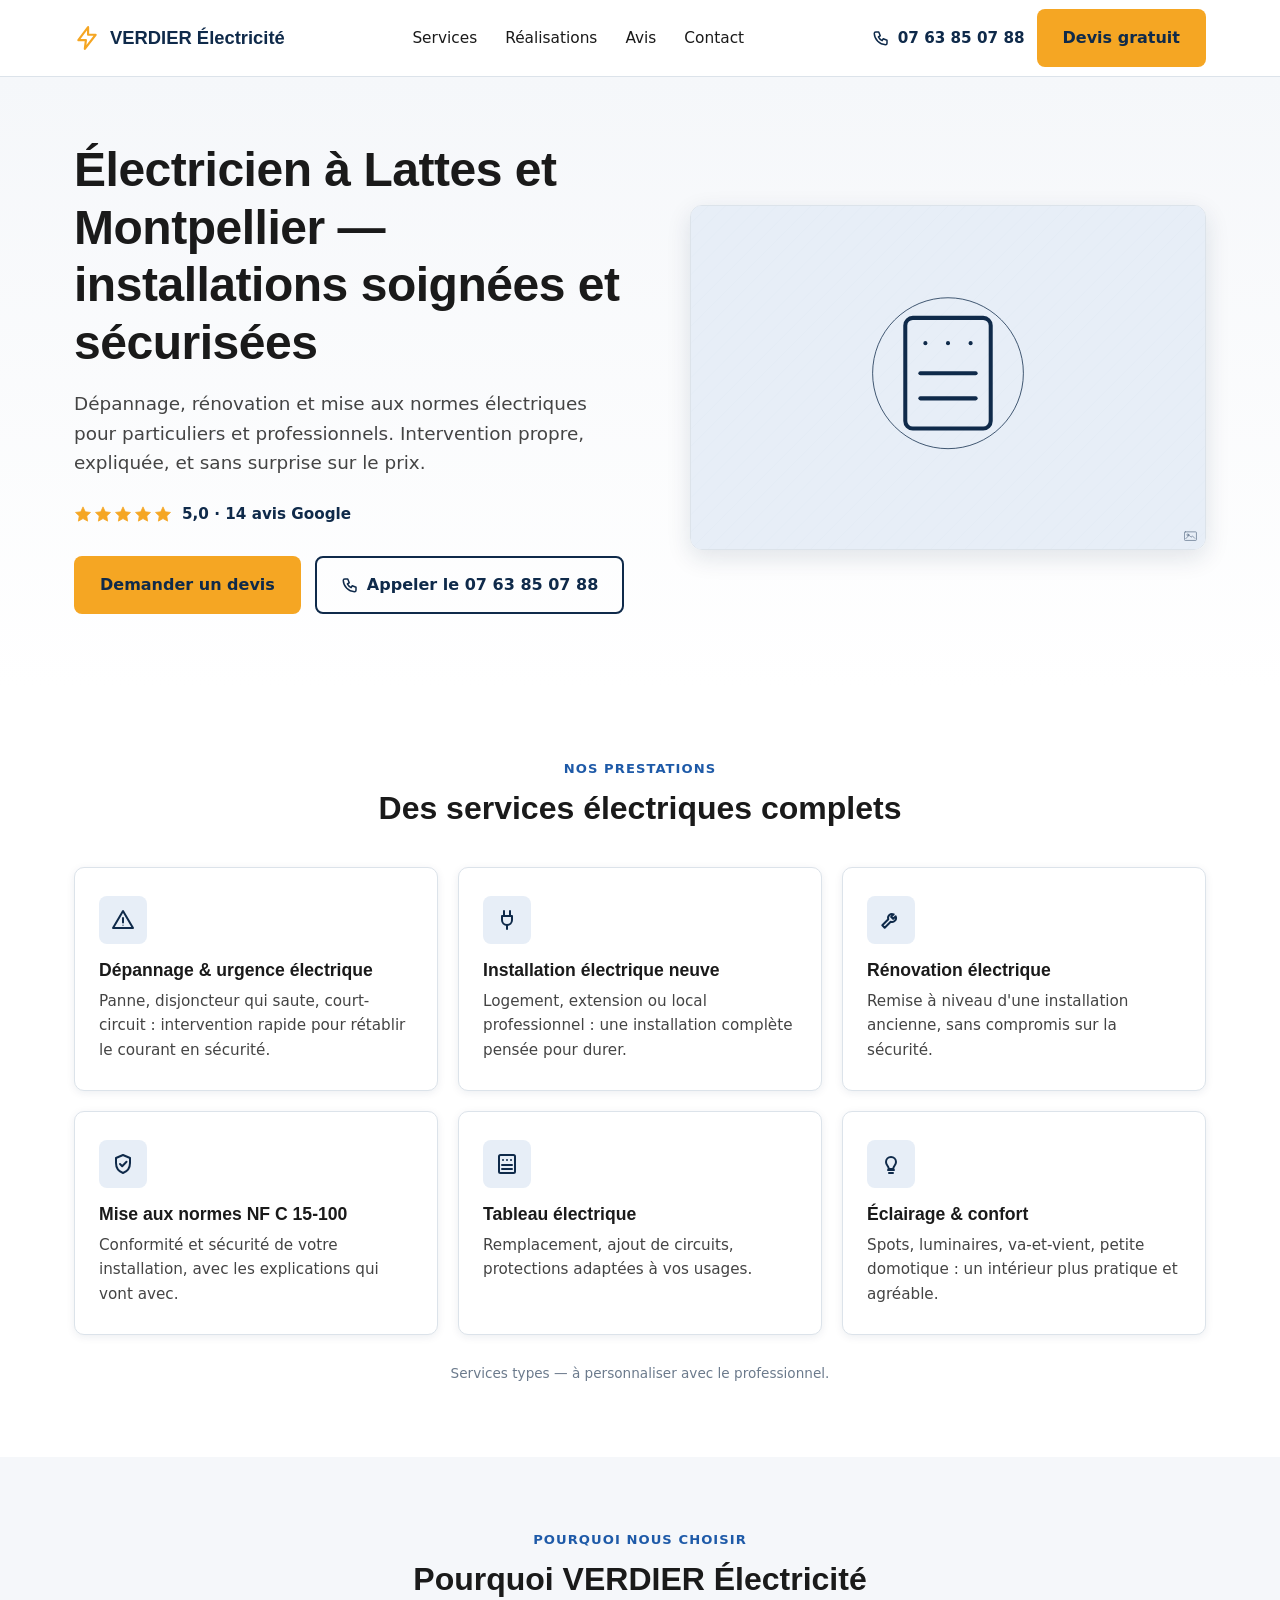
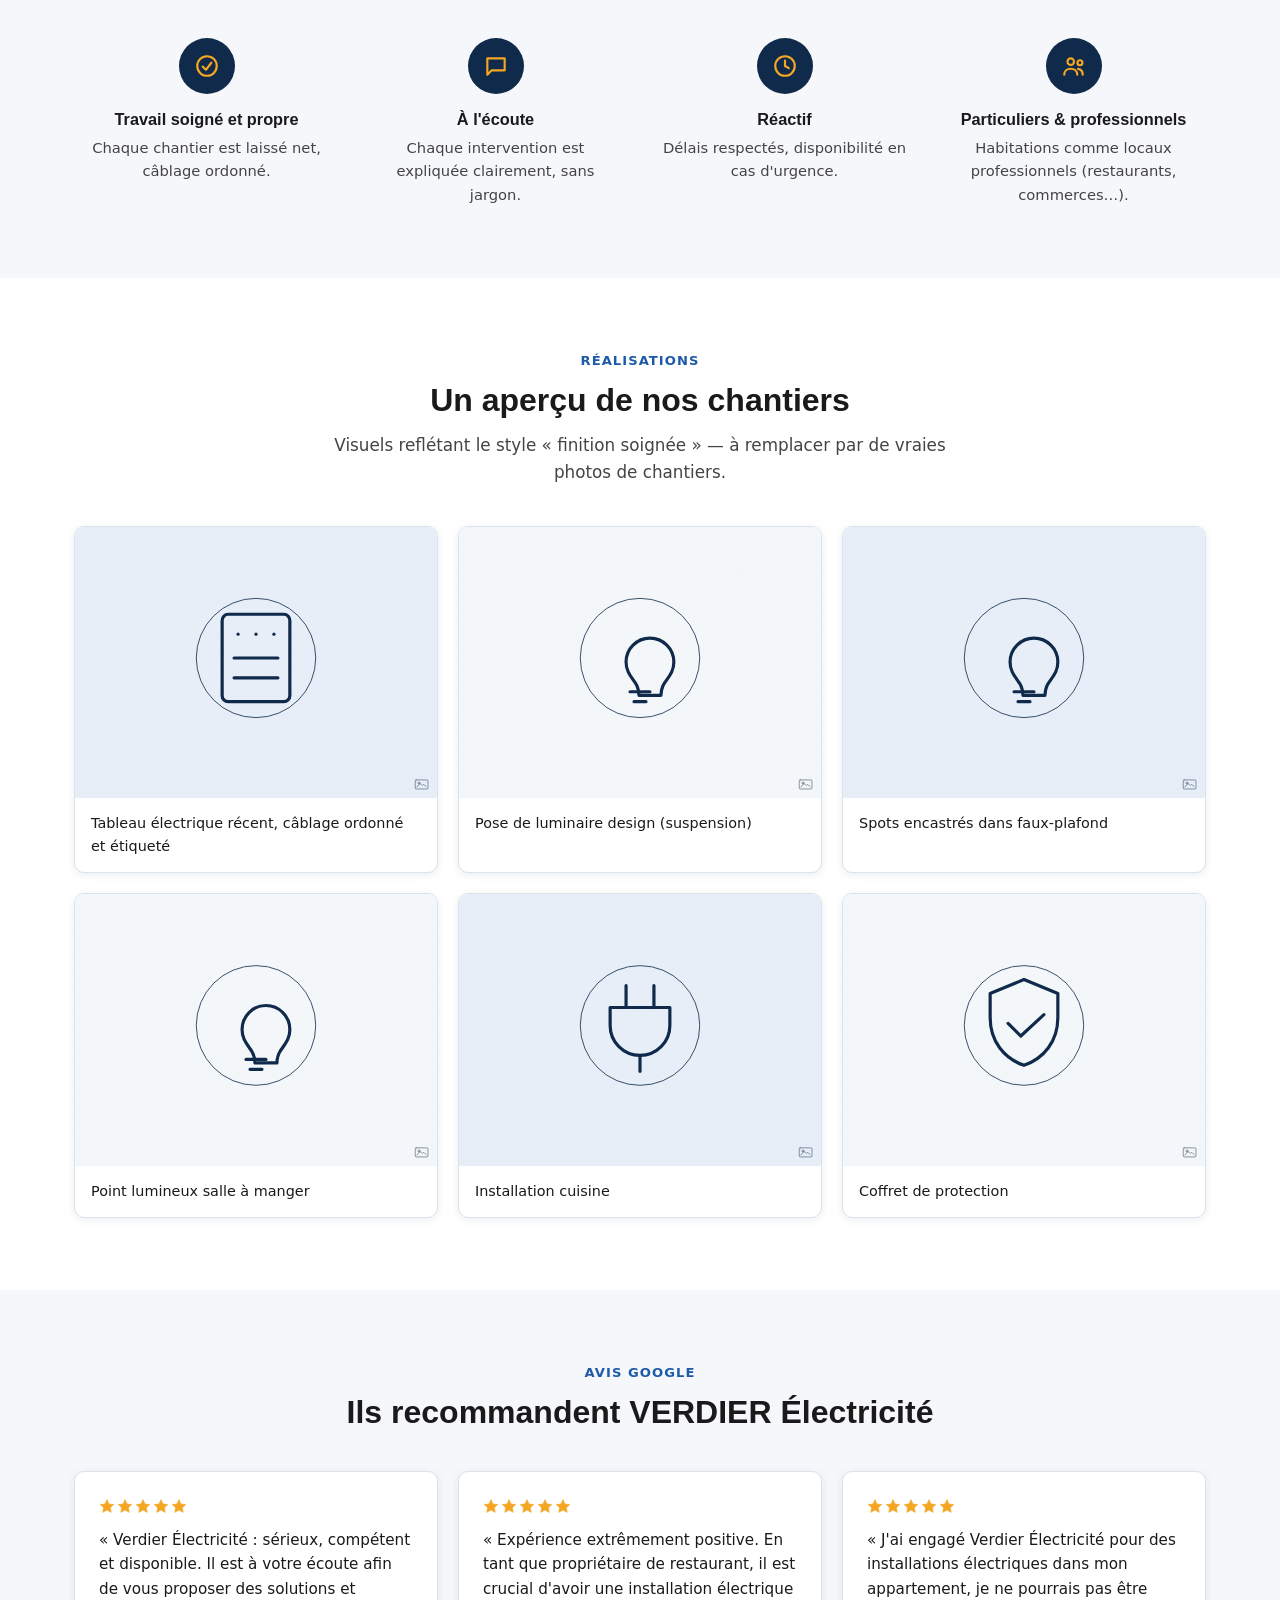
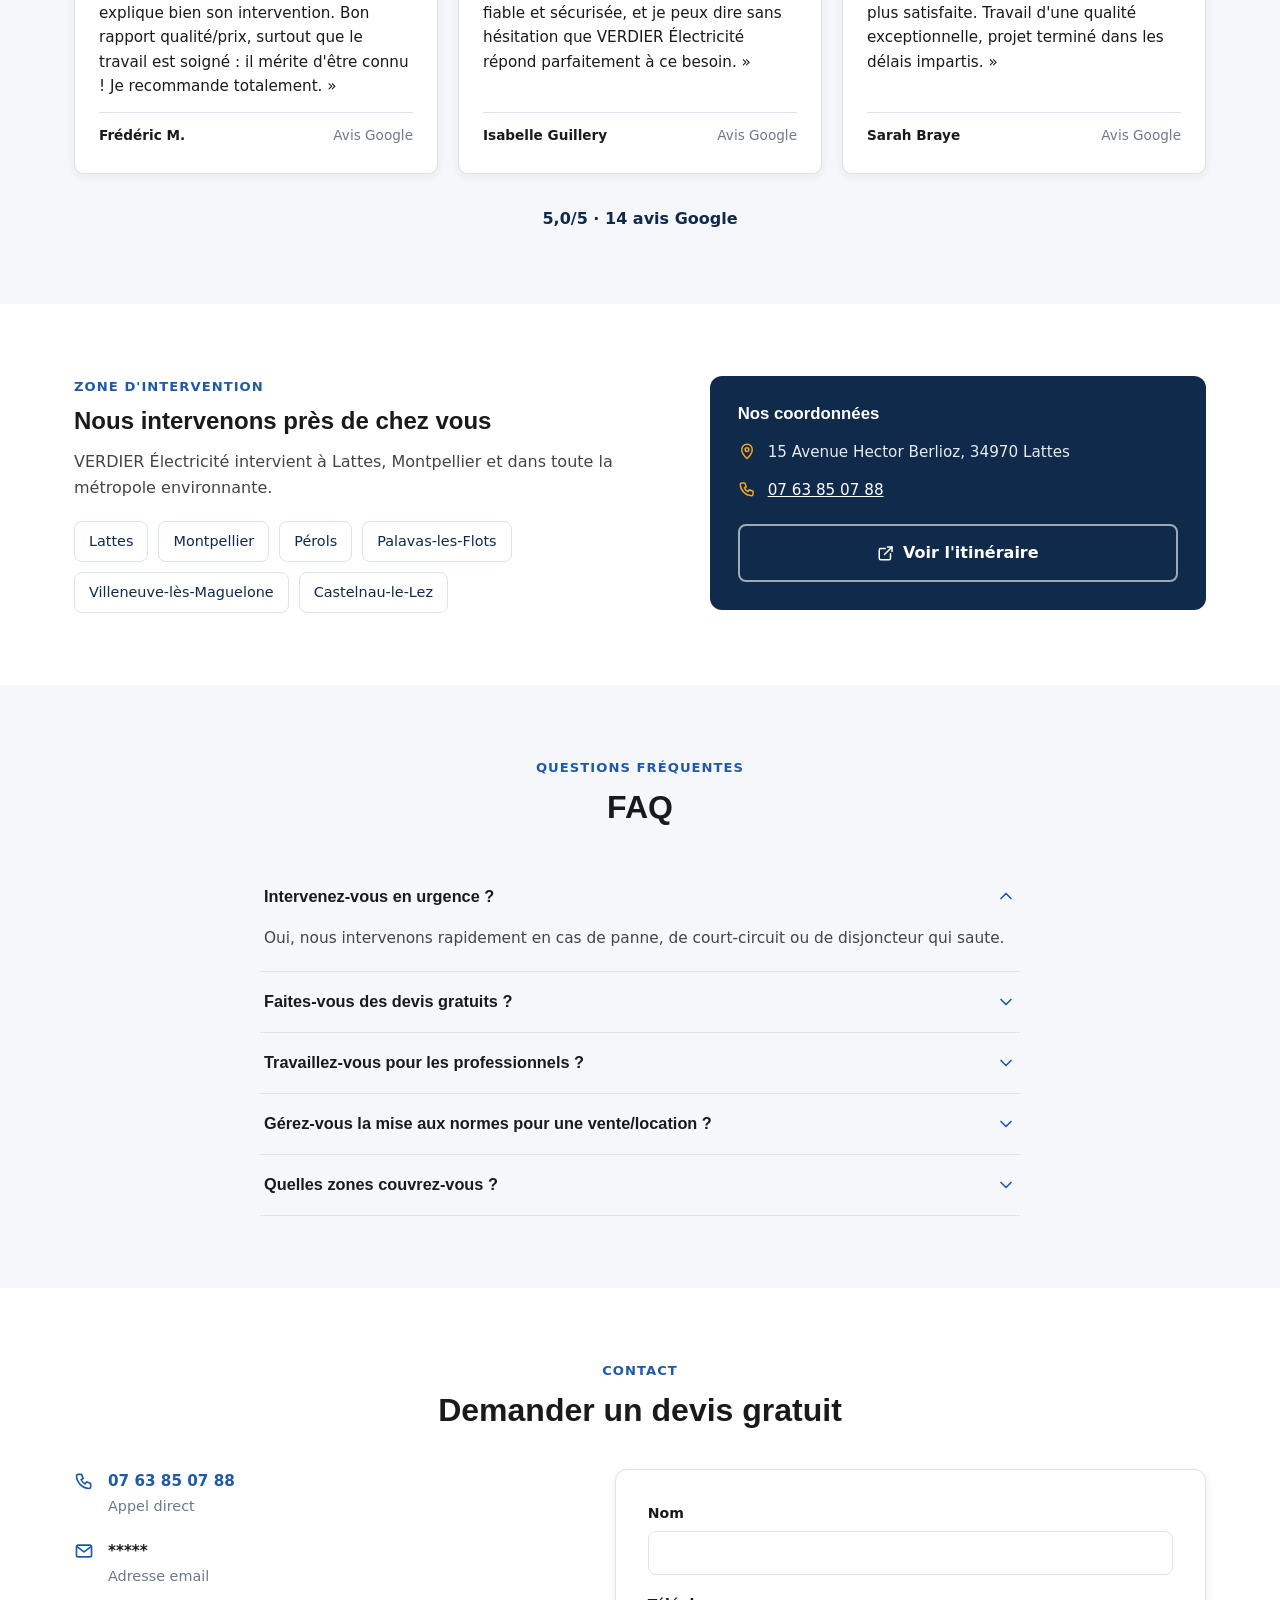
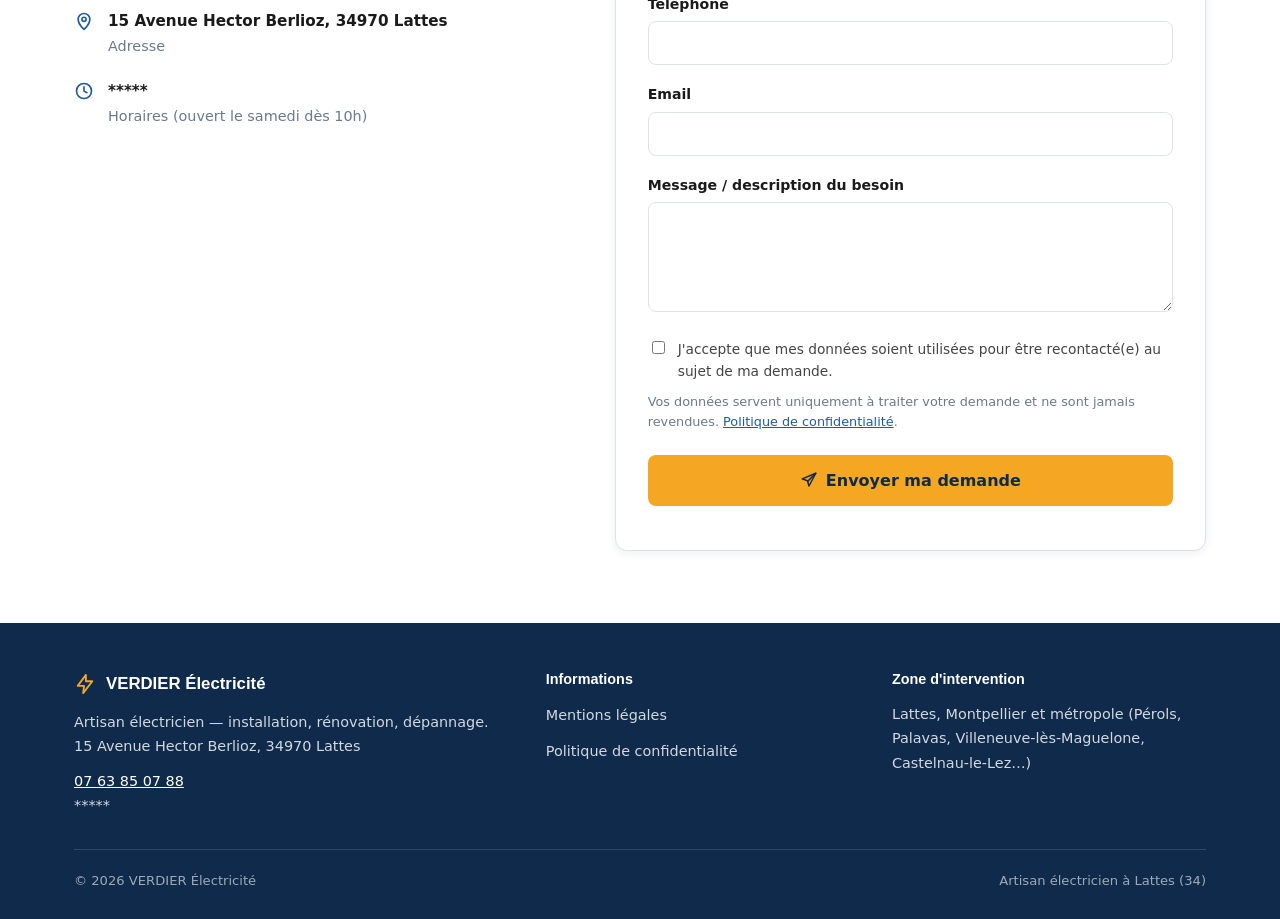
<file: index.html>
<!DOCTYPE html>
<html lang="fr">
<head>
<meta charset="UTF-8">
<meta name="viewport" content="width=device-width, initial-scale=1">
<title>VERDIER Électricité – Électricien à Lattes (34) | Devis gratuit</title>
<meta name="description" content="Électricien à Lattes et Montpellier : installation, rénovation, mise aux normes et dépannage. Travail soigné, noté 5/5. Devis gratuit au 07 63 85 07 88.">
<link rel="icon" href="assets/favicon.svg" type="image/svg+xml">
<link rel="stylesheet" href="styles.css">

<!-- Open Graph -->
<meta property="og:title" content="VERDIER Électricité – Électricien à Lattes (34)">
<meta property="og:description" content="Installation, rénovation, mise aux normes et dépannage électrique à Lattes et Montpellier. Devis gratuit, noté 5,0/5 sur 14 avis Google.">
<meta property="og:type" content="website">

<!-- Données structurées (SEO local) -->
<script type="application/ld+json">
{
  "@context": "https://schema.org",
  "@type": "Electrician",
  "name": "VERDIER Électricité",
  "telephone": "+33763850788",
  "address": {
    "@type": "PostalAddress",
    "streetAddress": "15 Avenue Hector Berlioz",
    "addressLocality": "Lattes",
    "postalCode": "34970",
    "addressCountry": "FR"
  },
  "areaServed": ["Lattes", "Montpellier", "Pérols", "Palavas-les-Flots", "Villeneuve-lès-Maguelone", "Castelnau-le-Lez"],
  "aggregateRating": {
    "@type": "AggregateRating",
    "ratingValue": "5.0",
    "reviewCount": "14"
  },
  "priceRange": "€€"
}
</script>
</head>
<body>

<a href="#main" class="skip-link">Aller au contenu</a>

<!-- Sprite d'icônes (inline pour compatibilité hors-ligne, aucune requête réseau) -->
<svg xmlns="http://www.w3.org/2000/svg" style="display:none" aria-hidden="true">
  <symbol id="icon-zap" viewBox="0 0 24 24" fill="none" stroke="currentColor" stroke-width="2" stroke-linecap="round" stroke-linejoin="round"><polygon points="13 2 4 14 11 14 10 22 20 9 13 9 13 2"/></symbol>
  <symbol id="icon-phone" viewBox="0 0 24 24" fill="none" stroke="currentColor" stroke-width="2" stroke-linecap="round" stroke-linejoin="round"><path d="M5 4h4l2 5-2.5 1.5a11 11 0 0 0 5 5L15 13l5 2v4a2 2 0 0 1-2 2A16 16 0 0 1 3 6a2 2 0 0 1 2-2Z"/></symbol>
  <symbol id="icon-mail" viewBox="0 0 24 24" fill="none" stroke="currentColor" stroke-width="2" stroke-linecap="round" stroke-linejoin="round"><rect x="3" y="5" width="18" height="14" rx="2"/><path d="m4 7 8 6 8-6"/></symbol>
  <symbol id="icon-map-pin" viewBox="0 0 24 24" fill="none" stroke="currentColor" stroke-width="2" stroke-linecap="round" stroke-linejoin="round"><path d="M12 22s7-6.2 7-12a7 7 0 0 0-14 0c0 5.8 7 12 7 12Z"/><circle cx="12" cy="10" r="2.5"/></symbol>
  <symbol id="icon-clock" viewBox="0 0 24 24" fill="none" stroke="currentColor" stroke-width="2" stroke-linecap="round" stroke-linejoin="round"><circle cx="12" cy="12" r="9"/><path d="M12 7v5l3.5 2"/></symbol>
  <symbol id="icon-star" viewBox="0 0 24 24" fill="currentColor" stroke="currentColor" stroke-width="1"><polygon points="12 2.5 15 9 22 9.9 17 14.6 18.2 21.5 12 18.1 5.8 21.5 7 14.6 2 9.9 9 9"/></symbol>
  <symbol id="icon-menu" viewBox="0 0 24 24" fill="none" stroke="currentColor" stroke-width="2" stroke-linecap="round"><line x1="3" y1="6" x2="21" y2="6"/><line x1="3" y1="12" x2="21" y2="12"/><line x1="3" y1="18" x2="21" y2="18"/></symbol>
  <symbol id="icon-chevron-down" viewBox="0 0 24 24" fill="none" stroke="currentColor" stroke-width="2" stroke-linecap="round" stroke-linejoin="round"><polyline points="6 9 12 15 18 9"/></symbol>
  <symbol id="icon-check-circle" viewBox="0 0 24 24" fill="none" stroke="currentColor" stroke-width="2" stroke-linecap="round" stroke-linejoin="round"><circle cx="12" cy="12" r="9"/><polyline points="8 12.5 11 15.5 16 9"/></symbol>
  <symbol id="icon-alert-triangle" viewBox="0 0 24 24" fill="none" stroke="currentColor" stroke-width="2" stroke-linecap="round" stroke-linejoin="round"><path d="M12 3 2 20h20L12 3Z"/><line x1="12" y1="10" x2="12" y2="14.5"/><circle cx="12" cy="17.2" r="0.6" fill="currentColor" stroke="none"/></symbol>
  <symbol id="icon-plug" viewBox="0 0 24 24" fill="none" stroke="currentColor" stroke-width="2" stroke-linecap="round" stroke-linejoin="round"><path d="M9 3v5M15 3v5M7 8h10v4a5 5 0 0 1-10 0Z"/><line x1="12" y1="17" x2="12" y2="21"/></symbol>
  <symbol id="icon-wrench" viewBox="0 0 24 24" fill="none" stroke="currentColor" stroke-width="2" stroke-linecap="round" stroke-linejoin="round"><path d="M14.7 6.3a4 4 0 0 0-5.4 5l-6 6 2.4 2.4 6-6a4 4 0 0 0 5-5.4l-2.6 2.6-2-2 2.6-2.6Z"/></symbol>
  <symbol id="icon-shield-check" viewBox="0 0 24 24" fill="none" stroke="currentColor" stroke-width="2" stroke-linecap="round" stroke-linejoin="round"><path d="M12 3 5 6v5c0 5 3 8.5 7 10 4-1.5 7-5 7-10V6l-7-3Z"/><polyline points="9 12 11.2 14.2 15.5 9.8"/></symbol>
  <symbol id="icon-panel" viewBox="0 0 24 24" fill="none" stroke="currentColor" stroke-width="2" stroke-linecap="round" stroke-linejoin="round"><rect x="4" y="3" width="16" height="18" rx="1.5"/><line x1="8" y1="8" x2="8" y2="8.01"/><line x1="12" y1="8" x2="12" y2="8.01"/><line x1="16" y1="8" x2="16" y2="8.01"/><line x1="7" y1="13" x2="17" y2="13"/><line x1="7" y1="17" x2="17" y2="17"/></symbol>
  <symbol id="icon-lightbulb" viewBox="0 0 24 24" fill="none" stroke="currentColor" stroke-width="2" stroke-linecap="round" stroke-linejoin="round"><path d="M9 18h6M10 21h4M7 10a5 5 0 1 1 10 0c0 2-1 3-2 4.5-.5.8-.7 1.5-.7 2.5h-4.6c0-1-.2-1.7-.7-2.5C8 13 7 12 7 10Z"/></symbol>
  <symbol id="icon-message" viewBox="0 0 24 24" fill="none" stroke="currentColor" stroke-width="2" stroke-linecap="round" stroke-linejoin="round"><path d="M4 5h16v11H8l-4 4V5Z"/></symbol>
  <symbol id="icon-users" viewBox="0 0 24 24" fill="none" stroke="currentColor" stroke-width="2" stroke-linecap="round" stroke-linejoin="round"><circle cx="9" cy="8" r="3"/><path d="M3 20c0-3.3 2.7-5.5 6-5.5s6 2.2 6 5.5"/><circle cx="17.5" cy="9" r="2.3"/><path d="M15.7 14.7c2.6.3 4.3 2.3 4.3 5.3"/></symbol>
  <symbol id="icon-send" viewBox="0 0 24 24" fill="none" stroke="currentColor" stroke-width="2" stroke-linecap="round" stroke-linejoin="round"><path d="M21 3 3 10.5l7 2.5 2 7L21 3Z"/><line x1="10.5" y1="13.5" x2="21" y2="3"/></symbol>
  <symbol id="icon-external-link" viewBox="0 0 24 24" fill="none" stroke="currentColor" stroke-width="2" stroke-linecap="round" stroke-linejoin="round"><path d="M14 4h6v6"/><line x1="20" y1="4" x2="10" y2="14"/><path d="M18 13v6a2 2 0 0 1-2 2H5a2 2 0 0 1-2-2V8a2 2 0 0 1 2-2h6"/></symbol>
</svg>

<header class="site-header">
  <div class="container">
    <a href="index.html" class="brand">
      <svg class="icon" width="26" height="26" aria-hidden="true"><use href="#icon-zap"></use></svg>
      VERDIER Électricité
    </a>
    <nav class="main-nav" aria-label="Navigation principale">
      <a href="#services">Services</a>
      <a href="#realisations">Réalisations</a>
      <a href="#avis">Avis</a>
      <a href="#contact">Contact</a>
    </nav>
    <div class="header-actions">
      <a href="tel:+33763850788" class="btn-tel">
        <svg width="18" height="18" aria-hidden="true"><use href="#icon-phone"></use></svg>
        07 63 85 07 88
      </a>
      <a href="#contact" class="btn btn-accent">Devis gratuit</a>
      <button class="burger" aria-label="Ouvrir le menu" aria-expanded="false" aria-controls="mobile-nav">
        <svg width="26" height="26" aria-hidden="true"><use href="#icon-menu"></use></svg>
      </button>
    </div>
  </div>
  <nav class="mobile-nav" id="mobile-nav" aria-label="Navigation mobile">
    <a href="#services">Services</a>
    <a href="#realisations">Réalisations</a>
    <a href="#avis">Avis</a>
    <a href="#contact">Contact</a>
    <div class="mobile-ctas">
      <a href="tel:+33763850788" class="btn btn-outline btn-block">
        <svg width="18" height="18" aria-hidden="true"><use href="#icon-phone"></use></svg> 07 63 85 07 88
      </a>
      <a href="#contact" class="btn btn-accent btn-block">Devis gratuit</a>
    </div>
  </nav>
</header>

<main id="main">

  <!-- ===== HERO ===== -->
  <section class="hero">
    <div class="container">
      <div class="hero-copy">
        <h1>Électricien à Lattes et Montpellier — installations soignées et sécurisées</h1>
        <p class="subtitle">Dépannage, rénovation et mise aux normes électriques pour particuliers et professionnels. Intervention propre, expliquée, et sans surprise sur le prix.</p>
        <div class="trust-bar">
          <span class="stars" aria-hidden="true">
            <svg width="18" height="18"><use href="#icon-star"></use></svg>
            <svg width="18" height="18"><use href="#icon-star"></use></svg>
            <svg width="18" height="18"><use href="#icon-star"></use></svg>
            <svg width="18" height="18"><use href="#icon-star"></use></svg>
            <svg width="18" height="18"><use href="#icon-star"></use></svg>
          </span>
          <span class="trust-label">5,0 · 14 avis Google</span>
        </div>
        <div class="hero-ctas">
          <a href="#contact" class="btn btn-accent">Demander un devis</a>
          <a href="tel:+33763850788" class="btn btn-outline">
            <svg width="18" height="18" aria-hidden="true"><use href="#icon-phone"></use></svg>
            Appeler le 07 63 85 07 88
          </a>
        </div>
      </div>
      <img class="hero-visual" src="assets/img/hero-tableau-electrique.svg"
           alt="Illustration représentant un électricien en intervention sur un tableau électrique propre et bien câblé — photo réelle à intégrer">
    </div>
  </section>

  <!-- ===== SERVICES ===== -->
  <section id="services" class="section">
    <div class="container">
      <div class="section-header">
        <span class="eyebrow">Nos prestations</span>
        <h2>Des services électriques complets</h2>
      </div>
      <div class="services-grid">
        <div class="service-card">
          <div class="icon-badge"><svg width="24" height="24" aria-hidden="true"><use href="#icon-alert-triangle"></use></svg></div>
          <h3>Dépannage &amp; urgence électrique</h3>
          <p>Panne, disjoncteur qui saute, court-circuit : intervention rapide pour rétablir le courant en sécurité.</p>
        </div>
        <div class="service-card">
          <div class="icon-badge"><svg width="24" height="24" aria-hidden="true"><use href="#icon-plug"></use></svg></div>
          <h3>Installation électrique neuve</h3>
          <p>Logement, extension ou local professionnel : une installation complète pensée pour durer.</p>
        </div>
        <div class="service-card">
          <div class="icon-badge"><svg width="24" height="24" aria-hidden="true"><use href="#icon-wrench"></use></svg></div>
          <h3>Rénovation électrique</h3>
          <p>Remise à niveau d'une installation ancienne, sans compromis sur la sécurité.</p>
        </div>
        <div class="service-card">
          <div class="icon-badge"><svg width="24" height="24" aria-hidden="true"><use href="#icon-shield-check"></use></svg></div>
          <h3>Mise aux normes NF C 15-100</h3>
          <p>Conformité et sécurité de votre installation, avec les explications qui vont avec.</p>
        </div>
        <div class="service-card">
          <div class="icon-badge"><svg width="24" height="24" aria-hidden="true"><use href="#icon-panel"></use></svg></div>
          <h3>Tableau électrique</h3>
          <p>Remplacement, ajout de circuits, protections adaptées à vos usages.</p>
        </div>
        <div class="service-card">
          <div class="icon-badge"><svg width="24" height="24" aria-hidden="true"><use href="#icon-lightbulb"></use></svg></div>
          <h3>Éclairage &amp; confort</h3>
          <p>Spots, luminaires, va-et-vient, petite domotique : un intérieur plus pratique et agréable.</p>
        </div>
      </div>
      <p class="fine-note">Services types — à personnaliser avec le professionnel.</p>
    </div>
  </section>

  <!-- ===== POURQUOI VERDIER ===== -->
  <section class="section section-alt">
    <div class="container">
      <div class="section-header">
        <span class="eyebrow">Pourquoi nous choisir</span>
        <h2>Pourquoi VERDIER Électricité</h2>
      </div>
      <div class="why-grid">
        <div class="why-item">
          <div class="icon-badge"><svg width="26" height="26" aria-hidden="true"><use href="#icon-check-circle"></use></svg></div>
          <h3>Travail soigné et propre</h3>
          <p>Chaque chantier est laissé net, câblage ordonné.</p>
        </div>
        <div class="why-item">
          <div class="icon-badge"><svg width="26" height="26" aria-hidden="true"><use href="#icon-message"></use></svg></div>
          <h3>À l'écoute</h3>
          <p>Chaque intervention est expliquée clairement, sans jargon.</p>
        </div>
        <div class="why-item">
          <div class="icon-badge"><svg width="26" height="26" aria-hidden="true"><use href="#icon-clock"></use></svg></div>
          <h3>Réactif</h3>
          <p>Délais respectés, disponibilité en cas d'urgence.</p>
        </div>
        <div class="why-item">
          <div class="icon-badge"><svg width="26" height="26" aria-hidden="true"><use href="#icon-users"></use></svg></div>
          <h3>Particuliers &amp; professionnels</h3>
          <p>Habitations comme locaux professionnels (restaurants, commerces…).</p>
        </div>
      </div>
    </div>
  </section>

  <!-- ===== RÉALISATIONS ===== -->
  <section id="realisations" class="section">
    <div class="container">
      <div class="section-header">
        <span class="eyebrow">Réalisations</span>
        <h2>Un aperçu de nos chantiers</h2>
        <p>Visuels reflétant le style « finition soignée » — à remplacer par de vraies photos de chantiers.</p>
      </div>
      <div class="gallery-grid">
        <figure class="gallery-item">
          <img src="assets/img/real-1-tableau-recent.svg" alt="Tableau électrique récent et ordonné — photo réelle à intégrer">
          <figcaption>Tableau électrique récent, câblage ordonné et étiqueté</figcaption>
        </figure>
        <figure class="gallery-item">
          <img src="assets/img/real-2-luminaire-suspension.svg" alt="Pose d'un luminaire design en suspension — photo réelle à intégrer">
          <figcaption>Pose de luminaire design (suspension)</figcaption>
        </figure>
        <figure class="gallery-item">
          <img src="assets/img/real-3-spots-encastres.svg" alt="Spots encastrés dans un faux-plafond — photo réelle à intégrer">
          <figcaption>Spots encastrés dans faux-plafond</figcaption>
        </figure>
        <figure class="gallery-item">
          <img src="assets/img/real-4-point-lumineux-sam.svg" alt="Point lumineux en salle à manger — photo réelle à intégrer">
          <figcaption>Point lumineux salle à manger</figcaption>
        </figure>
        <figure class="gallery-item">
          <img src="assets/img/real-5-installation-cuisine.svg" alt="Installation électrique de cuisine — photo réelle à intégrer">
          <figcaption>Installation cuisine</figcaption>
        </figure>
        <figure class="gallery-item">
          <img src="assets/img/real-6-coffret-protection.svg" alt="Coffret de protection électrique — photo réelle à intégrer">
          <figcaption>Coffret de protection</figcaption>
        </figure>
      </div>
    </div>
  </section>

  <!-- ===== AVIS CLIENTS ===== -->
  <section id="avis" class="section section-alt">
    <div class="container">
      <div class="section-header">
        <span class="eyebrow">Avis Google</span>
        <h2>Ils recommandent VERDIER Électricité</h2>
      </div>
      <div class="reviews-grid">
        <article class="review-card">
          <span class="stars" aria-hidden="true">
            <svg width="16" height="16"><use href="#icon-star"></use></svg><svg width="16" height="16"><use href="#icon-star"></use></svg><svg width="16" height="16"><use href="#icon-star"></use></svg><svg width="16" height="16"><use href="#icon-star"></use></svg><svg width="16" height="16"><use href="#icon-star"></use></svg>
          </span>
          <p class="quote">« Verdier Électricité : sérieux, compétent et disponible. Il est à votre écoute afin de vous proposer des solutions et explique bien son intervention. Bon rapport qualité/prix, surtout que le travail est soigné : il mérite d'être connu ! Je recommande totalement. »</p>
          <div class="reviewer"><strong>Frédéric M.</strong><span>Avis Google</span></div>
        </article>
        <article class="review-card">
          <span class="stars" aria-hidden="true">
            <svg width="16" height="16"><use href="#icon-star"></use></svg><svg width="16" height="16"><use href="#icon-star"></use></svg><svg width="16" height="16"><use href="#icon-star"></use></svg><svg width="16" height="16"><use href="#icon-star"></use></svg><svg width="16" height="16"><use href="#icon-star"></use></svg>
          </span>
          <p class="quote">« Expérience extrêmement positive. En tant que propriétaire de restaurant, il est crucial d'avoir une installation électrique fiable et sécurisée, et je peux dire sans hésitation que VERDIER Électricité répond parfaitement à ce besoin. »</p>
          <div class="reviewer"><strong>Isabelle Guillery</strong><span>Avis Google</span></div>
        </article>
        <article class="review-card">
          <span class="stars" aria-hidden="true">
            <svg width="16" height="16"><use href="#icon-star"></use></svg><svg width="16" height="16"><use href="#icon-star"></use></svg><svg width="16" height="16"><use href="#icon-star"></use></svg><svg width="16" height="16"><use href="#icon-star"></use></svg><svg width="16" height="16"><use href="#icon-star"></use></svg>
          </span>
          <p class="quote">« J'ai engagé Verdier Électricité pour des installations électriques dans mon appartement, je ne pourrais pas être plus satisfaite. Travail d'une qualité exceptionnelle, projet terminé dans les délais impartis. »</p>
          <div class="reviewer"><strong>Sarah Braye</strong><span>Avis Google</span></div>
        </article>
      </div>
      <p class="reviews-summary">5,0/5 · 14 avis Google</p>
    </div>
  </section>

  <!-- ===== ZONE D'INTERVENTION ===== -->
  <section class="section">
    <div class="container">
      <div class="zone-block">
        <div>
          <span class="eyebrow">Zone d'intervention</span>
          <h2>Nous intervenons près de chez vous</h2>
          <p style="margin-top:14px">VERDIER Électricité intervient à Lattes, Montpellier et dans toute la métropole environnante.</p>
          <ul class="zone-communes">
            <li>Lattes</li>
            <li>Montpellier</li>
            <li>Pérols</li>
            <li>Palavas-les-Flots</li>
            <li>Villeneuve-lès-Maguelone</li>
            <li>Castelnau-le-Lez</li>
          </ul>
        </div>
        <div class="zone-card">
          <h3>Nos coordonnées</h3>
          <div class="zone-line">
            <svg class="icon" width="18" height="18" aria-hidden="true"><use href="#icon-map-pin"></use></svg>
            <span>15 Avenue Hector Berlioz, 34970 Lattes</span>
          </div>
          <div class="zone-line">
            <svg class="icon" width="18" height="18" aria-hidden="true"><use href="#icon-phone"></use></svg>
            <span><a href="tel:+33763850788" style="color:#fff">07 63 85 07 88</a></span>
          </div>
          <a href="https://www.google.com/maps/search/?api=1&query=15+Avenue+Hector+Berlioz+34970+Lattes" target="_blank" rel="noopener" class="btn btn-outline-light btn-block">
            <svg width="18" height="18" aria-hidden="true"><use href="#icon-external-link"></use></svg>
            Voir l'itinéraire
          </a>
        </div>
      </div>
    </div>
  </section>

  <!-- ===== FAQ ===== -->
  <section class="section section-alt">
    <div class="container">
      <div class="section-header">
        <span class="eyebrow">Questions fréquentes</span>
        <h2>FAQ</h2>
      </div>
      <div class="faq-list">
        <div class="faq-item" data-open="true">
          <button class="faq-question" aria-expanded="true">
            Intervenez-vous en urgence ?
            <svg class="icon" width="20" height="20" aria-hidden="true"><use href="#icon-chevron-down"></use></svg>
          </button>
          <div class="faq-answer"><p>Oui, nous intervenons rapidement en cas de panne, de court-circuit ou de disjoncteur qui saute.</p></div>
        </div>
        <div class="faq-item" data-open="false">
          <button class="faq-question" aria-expanded="false">
            Faites-vous des devis gratuits ?
            <svg class="icon" width="20" height="20" aria-hidden="true"><use href="#icon-chevron-down"></use></svg>
          </button>
          <div class="faq-answer"><p>Oui, chaque demande donne lieu à un devis gratuit et détaillé avant toute intervention.</p></div>
        </div>
        <div class="faq-item" data-open="false">
          <button class="faq-question" aria-expanded="false">
            Travaillez-vous pour les professionnels ?
            <svg class="icon" width="20" height="20" aria-hidden="true"><use href="#icon-chevron-down"></use></svg>
          </button>
          <div class="faq-answer"><p>Oui, nous intervenons aussi bien chez les particuliers que dans les locaux professionnels (restaurants, commerces, bureaux…).</p></div>
        </div>
        <div class="faq-item" data-open="false">
          <button class="faq-question" aria-expanded="false">
            Gérez-vous la mise aux normes pour une vente/location ?
            <svg class="icon" width="20" height="20" aria-hidden="true"><use href="#icon-chevron-down"></use></svg>
          </button>
          <div class="faq-answer"><p>Oui, nous réalisons les mises aux normes électriques nécessaires dans le cadre d'une vente ou d'une location.</p></div>
        </div>
        <div class="faq-item" data-open="false">
          <button class="faq-question" aria-expanded="false">
            Quelles zones couvrez-vous ?
            <svg class="icon" width="20" height="20" aria-hidden="true"><use href="#icon-chevron-down"></use></svg>
          </button>
          <div class="faq-answer"><p>Lattes, Montpellier et sa métropole : Pérols, Palavas-les-Flots, Villeneuve-lès-Maguelone, Castelnau-le-Lez, et alentours.</p></div>
        </div>
      </div>
    </div>
  </section>

  <!-- ===== CONTACT / DEVIS ===== -->
  <section id="contact" class="section">
    <div class="container">
      <div class="section-header">
        <span class="eyebrow">Contact</span>
        <h2>Demander un devis gratuit</h2>
      </div>
      <div class="contact-grid">
        <div class="contact-info">
          <div class="info-line">
            <svg class="icon" width="20" height="20" aria-hidden="true"><use href="#icon-phone"></use></svg>
            <div><strong><a href="tel:+33763850788">07 63 85 07 88</a></strong><span>Appel direct</span></div>
          </div>
          <div class="info-line">
            <svg class="icon" width="20" height="20" aria-hidden="true"><use href="#icon-mail"></use></svg>
            <div><strong>*****</strong><span>Adresse email</span></div>
          </div>
          <div class="info-line">
            <svg class="icon" width="20" height="20" aria-hidden="true"><use href="#icon-map-pin"></use></svg>
            <div><strong>15 Avenue Hector Berlioz, 34970 Lattes</strong><span>Adresse</span></div>
          </div>
          <div class="info-line">
            <svg class="icon" width="20" height="20" aria-hidden="true"><use href="#icon-clock"></use></svg>
            <div><strong>*****</strong><span>Horaires (ouvert le samedi dès 10h)</span></div>
          </div>
        </div>
        <form class="form-card devis-form" action="#" method="post">
          <!-- À BRANCHER : remplacer action="#" par une intégration Formspree (ou équivalent) avant mise en ligne. -->
          <div class="field">
            <label for="nom">Nom</label>
            <input type="text" id="nom" name="nom" required autocomplete="name">
          </div>
          <div class="field">
            <label for="telephone">Téléphone</label>
            <input type="tel" id="telephone" name="telephone" required autocomplete="tel">
          </div>
          <div class="field">
            <label for="email">Email</label>
            <input type="email" id="email" name="email" required autocomplete="email">
          </div>
          <div class="field">
            <label for="message">Message / description du besoin</label>
            <textarea id="message" name="message" required></textarea>
          </div>
          <div class="consent-row">
            <input type="checkbox" id="consent" name="consent" required>
            <label for="consent">J'accepte que mes données soient utilisées pour être recontacté(e) au sujet de ma demande.</label>
          </div>
          <p class="consent-note">Vos données servent uniquement à traiter votre demande et ne sont jamais revendues. <a href="politique-confidentialite.html">Politique de confidentialité</a>.</p>
          <button type="submit" class="btn btn-accent btn-block">
            <svg width="18" height="18" aria-hidden="true"><use href="#icon-send"></use></svg>
            Envoyer ma demande
          </button>
          <p class="form-feedback" role="status" style="margin-top:12px;font-size:.85rem;color:#1E8E5A"></p>
        </form>
      </div>
    </div>
  </section>

</main>

<!-- ===== FOOTER ===== -->
<footer class="site-footer">
  <div class="container">
    <div class="footer-grid">
      <div>
        <div class="footer-brand">
          <svg class="icon" width="22" height="22" aria-hidden="true"><use href="#icon-zap"></use></svg>
          VERDIER Électricité
        </div>
        <p>Artisan électricien — installation, rénovation, dépannage.<br>15 Avenue Hector Berlioz, 34970 Lattes</p>
        <p style="margin-top:10px"><a href="tel:+33763850788" style="color:#fff">07 63 85 07 88</a><br>*****</p>
      </div>
      <div>
        <h4>Informations</h4>
        <ul class="footer-links">
          <li><a href="mentions-legales.html">Mentions légales</a></li>
          <li><a href="politique-confidentialite.html">Politique de confidentialité</a></li>
        </ul>
      </div>
      <div>
        <h4>Zone d'intervention</h4>
        <p>Lattes, Montpellier et métropole (Pérols, Palavas, Villeneuve-lès-Maguelone, Castelnau-le-Lez…)</p>
      </div>
    </div>
    <div class="footer-bottom">
      <span>© 2026 VERDIER Électricité</span>
      <span>Artisan électricien à Lattes (34)</span>
    </div>
  </div>
</footer>

<script src="script.js"></script>
</body>
</html>
</file>
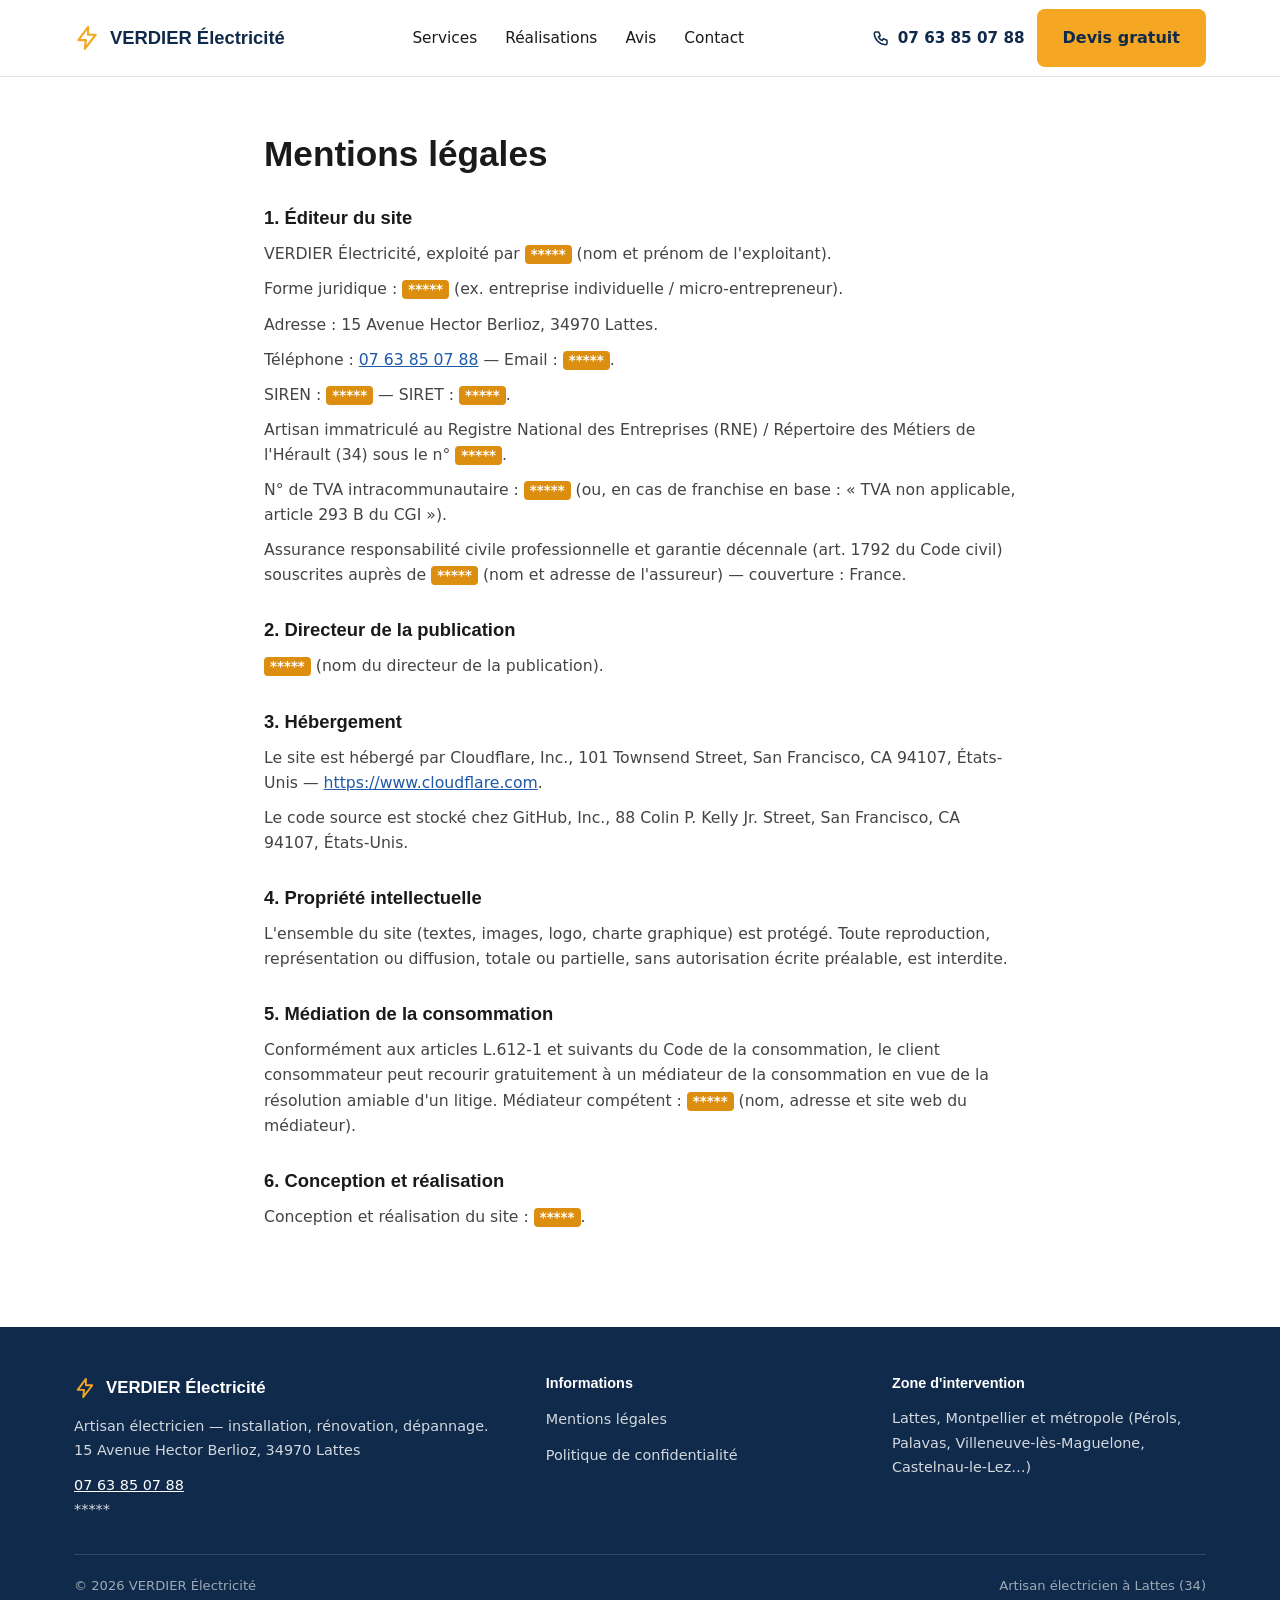
<file: mentions-legales.html>
<!DOCTYPE html>
<html lang="fr">
<head>
<meta charset="UTF-8">
<meta name="viewport" content="width=device-width, initial-scale=1">
<title>Mentions légales – VERDIER Électricité</title>
<meta name="description" content="Mentions légales de VERDIER Électricité, artisan électricien à Lattes (34).">
<meta name="robots" content="noindex">
<link rel="icon" href="assets/favicon.svg" type="image/svg+xml">
<link rel="stylesheet" href="styles.css">
</head>
<body>

<a href="#main" class="skip-link">Aller au contenu</a>

<svg xmlns="http://www.w3.org/2000/svg" style="display:none" aria-hidden="true">
  <symbol id="icon-zap" viewBox="0 0 24 24" fill="none" stroke="currentColor" stroke-width="2" stroke-linecap="round" stroke-linejoin="round"><polygon points="13 2 4 14 11 14 10 22 20 9 13 9 13 2"/></symbol>
  <symbol id="icon-phone" viewBox="0 0 24 24" fill="none" stroke="currentColor" stroke-width="2" stroke-linecap="round" stroke-linejoin="round"><path d="M5 4h4l2 5-2.5 1.5a11 11 0 0 0 5 5L15 13l5 2v4a2 2 0 0 1-2 2A16 16 0 0 1 3 6a2 2 0 0 1 2-2Z"/></symbol>
  <symbol id="icon-menu" viewBox="0 0 24 24" fill="none" stroke="currentColor" stroke-width="2" stroke-linecap="round"><line x1="3" y1="6" x2="21" y2="6"/><line x1="3" y1="12" x2="21" y2="12"/><line x1="3" y1="18" x2="21" y2="18"/></symbol>
</svg>

<header class="site-header">
  <div class="container">
    <a href="index.html" class="brand">
      <svg class="icon" width="26" height="26" aria-hidden="true"><use href="#icon-zap"></use></svg>
      VERDIER Électricité
    </a>
    <nav class="main-nav" aria-label="Navigation principale">
      <a href="index.html#services">Services</a>
      <a href="index.html#realisations">Réalisations</a>
      <a href="index.html#avis">Avis</a>
      <a href="index.html#contact">Contact</a>
    </nav>
    <div class="header-actions">
      <a href="tel:+33763850788" class="btn-tel">
        <svg width="18" height="18" aria-hidden="true"><use href="#icon-phone"></use></svg>
        07 63 85 07 88
      </a>
      <a href="index.html#contact" class="btn btn-accent">Devis gratuit</a>
      <button class="burger" aria-label="Ouvrir le menu" aria-expanded="false" aria-controls="mobile-nav">
        <svg width="26" height="26" aria-hidden="true"><use href="#icon-menu"></use></svg>
      </button>
    </div>
  </div>
  <nav class="mobile-nav" id="mobile-nav" aria-label="Navigation mobile">
    <a href="index.html#services">Services</a>
    <a href="index.html#realisations">Réalisations</a>
    <a href="index.html#avis">Avis</a>
    <a href="index.html#contact">Contact</a>
    <div class="mobile-ctas">
      <a href="tel:+33763850788" class="btn btn-outline btn-block">
        <svg width="18" height="18" aria-hidden="true"><use href="#icon-phone"></use></svg> 07 63 85 07 88
      </a>
      <a href="index.html#contact" class="btn btn-accent btn-block">Devis gratuit</a>
    </div>
  </nav>
</header>

<main id="main" class="legal-page">
  <div class="container">
    <h1>Mentions légales</h1>

    <h2>1. Éditeur du site</h2>
    <p>VERDIER Électricité, exploité par <span class="placeholder-flag">*****</span> (nom et prénom de l'exploitant).</p>
    <p>Forme juridique : <span class="placeholder-flag">*****</span> (ex. entreprise individuelle / micro-entrepreneur).</p>
    <p>Adresse : 15 Avenue Hector Berlioz, 34970 Lattes.</p>
    <p>Téléphone : <a href="tel:+33763850788">07 63 85 07 88</a> — Email : <span class="placeholder-flag">*****</span>.</p>
    <p>SIREN : <span class="placeholder-flag">*****</span> — SIRET : <span class="placeholder-flag">*****</span>.</p>
    <p>Artisan immatriculé au Registre National des Entreprises (RNE) / Répertoire des Métiers de l'Hérault (34) sous le n° <span class="placeholder-flag">*****</span>.</p>
    <p>N° de TVA intracommunautaire : <span class="placeholder-flag">*****</span> (ou, en cas de franchise en base : « TVA non applicable, article 293 B du CGI »).</p>
    <p>Assurance responsabilité civile professionnelle et garantie décennale (art. 1792 du Code civil) souscrites auprès de <span class="placeholder-flag">*****</span> (nom et adresse de l'assureur) — couverture : France.</p>

    <h2>2. Directeur de la publication</h2>
    <p><span class="placeholder-flag">*****</span> (nom du directeur de la publication).</p>

    <h2>3. Hébergement</h2>
    <p>Le site est hébergé par Cloudflare, Inc., 101 Townsend Street, San Francisco, CA 94107, États-Unis — <a href="https://www.cloudflare.com" target="_blank" rel="noopener">https://www.cloudflare.com</a>.</p>
    <p>Le code source est stocké chez GitHub, Inc., 88 Colin P. Kelly Jr. Street, San Francisco, CA 94107, États-Unis.</p>

    <h2>4. Propriété intellectuelle</h2>
    <p>L'ensemble du site (textes, images, logo, charte graphique) est protégé. Toute reproduction, représentation ou diffusion, totale ou partielle, sans autorisation écrite préalable, est interdite.</p>

    <h2>5. Médiation de la consommation</h2>
    <p>Conformément aux articles L.612-1 et suivants du Code de la consommation, le client consommateur peut recourir gratuitement à un médiateur de la consommation en vue de la résolution amiable d'un litige. Médiateur compétent : <span class="placeholder-flag">*****</span> (nom, adresse et site web du médiateur).</p>

    <h2>6. Conception et réalisation</h2>
    <p>Conception et réalisation du site : <span class="placeholder-flag">*****</span>.</p>
  </div>
</main>

<footer class="site-footer">
  <div class="container">
    <div class="footer-grid">
      <div>
        <div class="footer-brand">
          <svg class="icon" width="22" height="22" aria-hidden="true"><use href="#icon-zap"></use></svg>
          VERDIER Électricité
        </div>
        <p>Artisan électricien — installation, rénovation, dépannage.<br>15 Avenue Hector Berlioz, 34970 Lattes</p>
        <p style="margin-top:10px"><a href="tel:+33763850788" style="color:#fff">07 63 85 07 88</a><br>*****</p>
      </div>
      <div>
        <h4>Informations</h4>
        <ul class="footer-links">
          <li><a href="mentions-legales.html">Mentions légales</a></li>
          <li><a href="politique-confidentialite.html">Politique de confidentialité</a></li>
        </ul>
      </div>
      <div>
        <h4>Zone d'intervention</h4>
        <p>Lattes, Montpellier et métropole (Pérols, Palavas, Villeneuve-lès-Maguelone, Castelnau-le-Lez…)</p>
      </div>
    </div>
    <div class="footer-bottom">
      <span>© 2026 VERDIER Électricité</span>
      <span>Artisan électricien à Lattes (34)</span>
    </div>
  </div>
</footer>

<script src="script.js"></script>
</body>
</html>
</file>
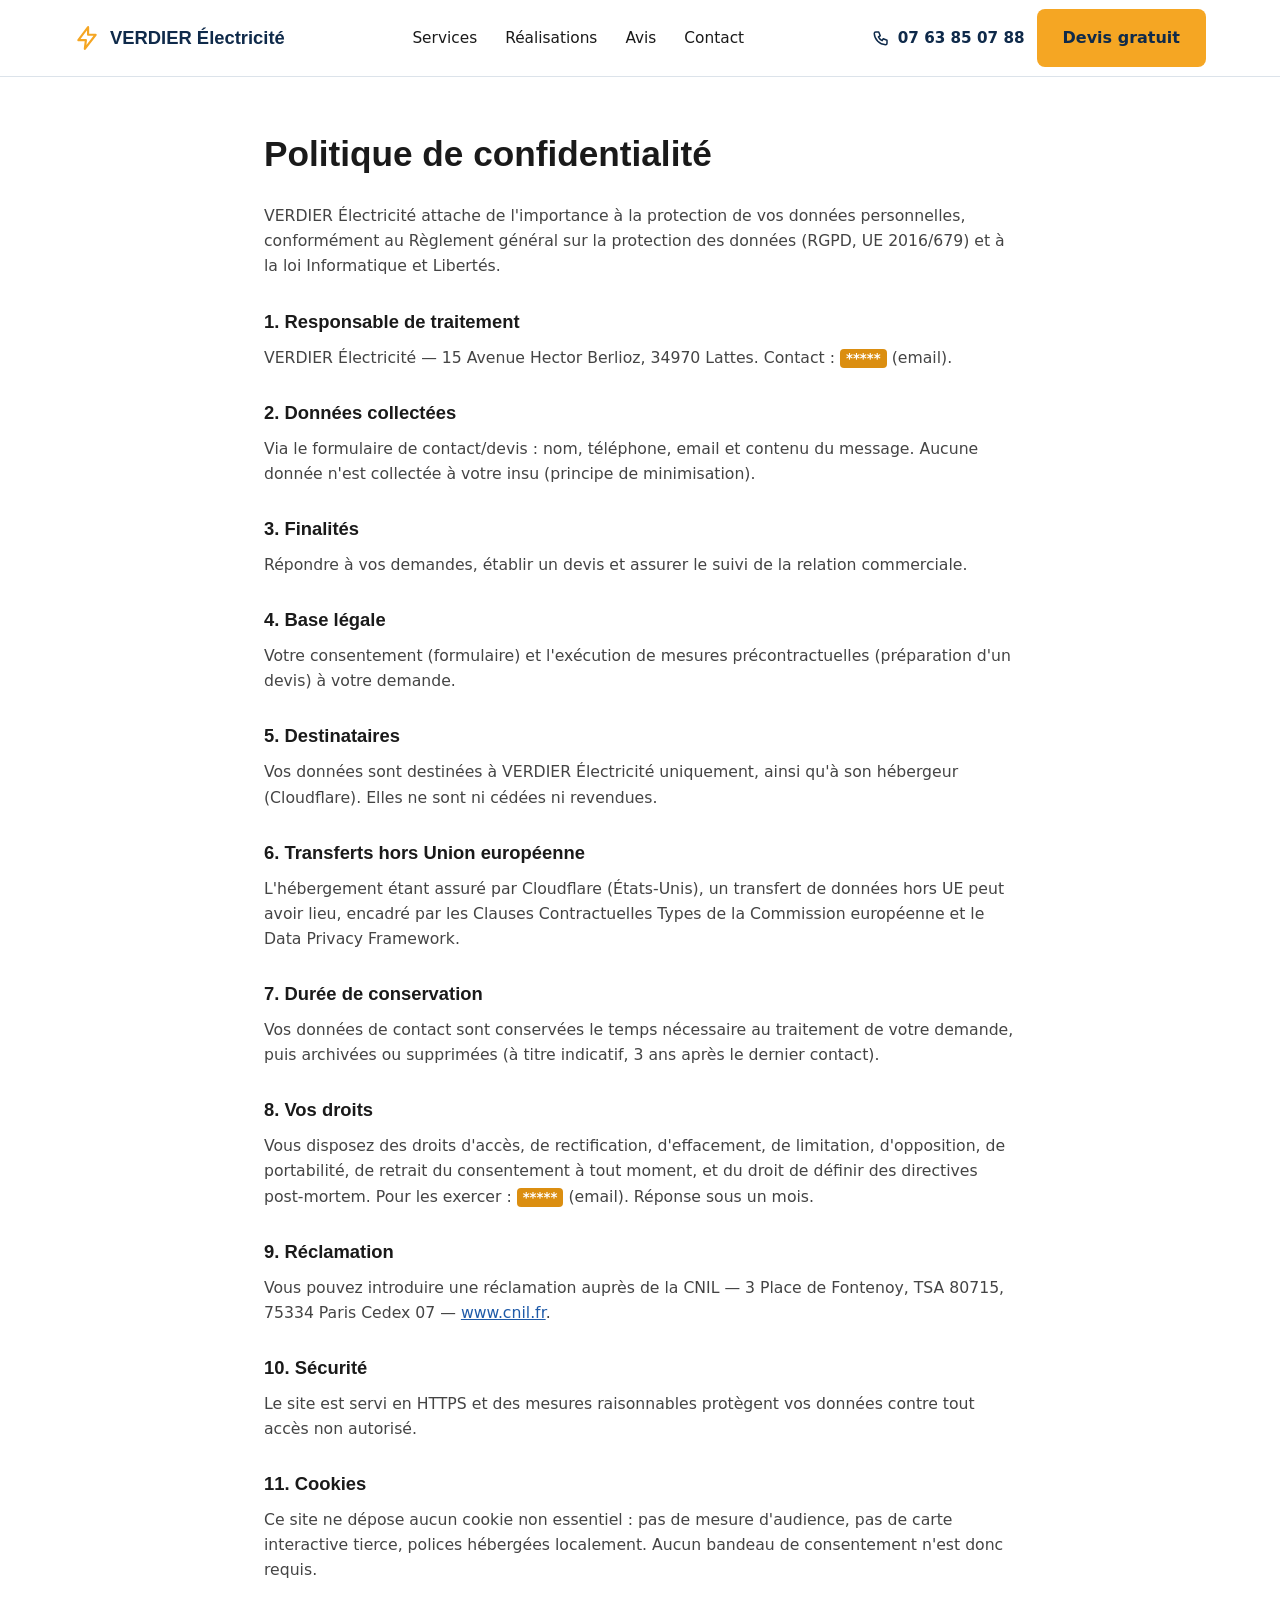
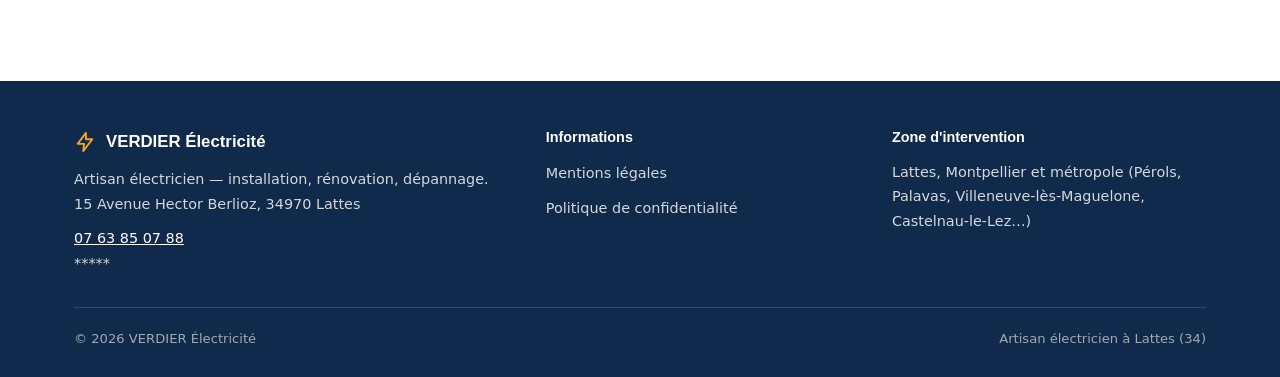
<file: politique-confidentialite.html>
<!DOCTYPE html>
<html lang="fr">
<head>
<meta charset="UTF-8">
<meta name="viewport" content="width=device-width, initial-scale=1">
<title>Politique de confidentialité – VERDIER Électricité</title>
<meta name="description" content="Politique de confidentialité et protection des données personnelles de VERDIER Électricité.">
<meta name="robots" content="noindex">
<link rel="icon" href="assets/favicon.svg" type="image/svg+xml">
<link rel="stylesheet" href="styles.css">
</head>
<body>

<a href="#main" class="skip-link">Aller au contenu</a>

<svg xmlns="http://www.w3.org/2000/svg" style="display:none" aria-hidden="true">
  <symbol id="icon-zap" viewBox="0 0 24 24" fill="none" stroke="currentColor" stroke-width="2" stroke-linecap="round" stroke-linejoin="round"><polygon points="13 2 4 14 11 14 10 22 20 9 13 9 13 2"/></symbol>
  <symbol id="icon-phone" viewBox="0 0 24 24" fill="none" stroke="currentColor" stroke-width="2" stroke-linecap="round" stroke-linejoin="round"><path d="M5 4h4l2 5-2.5 1.5a11 11 0 0 0 5 5L15 13l5 2v4a2 2 0 0 1-2 2A16 16 0 0 1 3 6a2 2 0 0 1 2-2Z"/></symbol>
  <symbol id="icon-menu" viewBox="0 0 24 24" fill="none" stroke="currentColor" stroke-width="2" stroke-linecap="round"><line x1="3" y1="6" x2="21" y2="6"/><line x1="3" y1="12" x2="21" y2="12"/><line x1="3" y1="18" x2="21" y2="18"/></symbol>
</svg>

<header class="site-header">
  <div class="container">
    <a href="index.html" class="brand">
      <svg class="icon" width="26" height="26" aria-hidden="true"><use href="#icon-zap"></use></svg>
      VERDIER Électricité
    </a>
    <nav class="main-nav" aria-label="Navigation principale">
      <a href="index.html#services">Services</a>
      <a href="index.html#realisations">Réalisations</a>
      <a href="index.html#avis">Avis</a>
      <a href="index.html#contact">Contact</a>
    </nav>
    <div class="header-actions">
      <a href="tel:+33763850788" class="btn-tel">
        <svg width="18" height="18" aria-hidden="true"><use href="#icon-phone"></use></svg>
        07 63 85 07 88
      </a>
      <a href="index.html#contact" class="btn btn-accent">Devis gratuit</a>
      <button class="burger" aria-label="Ouvrir le menu" aria-expanded="false" aria-controls="mobile-nav">
        <svg width="26" height="26" aria-hidden="true"><use href="#icon-menu"></use></svg>
      </button>
    </div>
  </div>
  <nav class="mobile-nav" id="mobile-nav" aria-label="Navigation mobile">
    <a href="index.html#services">Services</a>
    <a href="index.html#realisations">Réalisations</a>
    <a href="index.html#avis">Avis</a>
    <a href="index.html#contact">Contact</a>
    <div class="mobile-ctas">
      <a href="tel:+33763850788" class="btn btn-outline btn-block">
        <svg width="18" height="18" aria-hidden="true"><use href="#icon-phone"></use></svg> 07 63 85 07 88
      </a>
      <a href="index.html#contact" class="btn btn-accent btn-block">Devis gratuit</a>
    </div>
  </nav>
</header>

<main id="main" class="legal-page">
  <div class="container">
    <h1>Politique de confidentialité</h1>
    <p>VERDIER Électricité attache de l'importance à la protection de vos données personnelles, conformément au Règlement général sur la protection des données (RGPD, UE 2016/679) et à la loi Informatique et Libertés.</p>

    <h2>1. Responsable de traitement</h2>
    <p>VERDIER Électricité — 15 Avenue Hector Berlioz, 34970 Lattes. Contact : <span class="placeholder-flag">*****</span> (email).</p>

    <h2>2. Données collectées</h2>
    <p>Via le formulaire de contact/devis : nom, téléphone, email et contenu du message. Aucune donnée n'est collectée à votre insu (principe de minimisation).</p>

    <h2>3. Finalités</h2>
    <p>Répondre à vos demandes, établir un devis et assurer le suivi de la relation commerciale.</p>

    <h2>4. Base légale</h2>
    <p>Votre consentement (formulaire) et l'exécution de mesures précontractuelles (préparation d'un devis) à votre demande.</p>

    <h2>5. Destinataires</h2>
    <p>Vos données sont destinées à VERDIER Électricité uniquement, ainsi qu'à son hébergeur (Cloudflare). Elles ne sont ni cédées ni revendues.</p>

    <h2>6. Transferts hors Union européenne</h2>
    <p>L'hébergement étant assuré par Cloudflare (États-Unis), un transfert de données hors UE peut avoir lieu, encadré par les Clauses Contractuelles Types de la Commission européenne et le Data Privacy Framework.</p>

    <h2>7. Durée de conservation</h2>
    <p>Vos données de contact sont conservées le temps nécessaire au traitement de votre demande, puis archivées ou supprimées (à titre indicatif, 3 ans après le dernier contact).</p>

    <h2>8. Vos droits</h2>
    <p>Vous disposez des droits d'accès, de rectification, d'effacement, de limitation, d'opposition, de portabilité, de retrait du consentement à tout moment, et du droit de définir des directives post-mortem. Pour les exercer : <span class="placeholder-flag">*****</span> (email). Réponse sous un mois.</p>

    <h2>9. Réclamation</h2>
    <p>Vous pouvez introduire une réclamation auprès de la CNIL — 3 Place de Fontenoy, TSA 80715, 75334 Paris Cedex 07 — <a href="https://www.cnil.fr" target="_blank" rel="noopener">www.cnil.fr</a>.</p>

    <h2>10. Sécurité</h2>
    <p>Le site est servi en HTTPS et des mesures raisonnables protègent vos données contre tout accès non autorisé.</p>

    <h2>11. Cookies</h2>
    <p>Ce site ne dépose aucun cookie non essentiel : pas de mesure d'audience, pas de carte interactive tierce, polices hébergées localement. Aucun bandeau de consentement n'est donc requis.</p>
  </div>
</main>

<footer class="site-footer">
  <div class="container">
    <div class="footer-grid">
      <div>
        <div class="footer-brand">
          <svg class="icon" width="22" height="22" aria-hidden="true"><use href="#icon-zap"></use></svg>
          VERDIER Électricité
        </div>
        <p>Artisan électricien — installation, rénovation, dépannage.<br>15 Avenue Hector Berlioz, 34970 Lattes</p>
        <p style="margin-top:10px"><a href="tel:+33763850788" style="color:#fff">07 63 85 07 88</a><br>*****</p>
      </div>
      <div>
        <h4>Informations</h4>
        <ul class="footer-links">
          <li><a href="mentions-legales.html">Mentions légales</a></li>
          <li><a href="politique-confidentialite.html">Politique de confidentialité</a></li>
        </ul>
      </div>
      <div>
        <h4>Zone d'intervention</h4>
        <p>Lattes, Montpellier et métropole (Pérols, Palavas, Villeneuve-lès-Maguelone, Castelnau-le-Lez…)</p>
      </div>
    </div>
    <div class="footer-bottom">
      <span>© 2026 VERDIER Électricité</span>
      <span>Artisan électricien à Lattes (34)</span>
    </div>
  </div>
</footer>

<script src="script.js"></script>
</body>
</html>
</file>
<file: styles.css>
/* =========================================================
   VERDIER Électricité — site vitrine
   Feuille de style autonome (aucune dépendance externe).

   IMPORTANT — POLICES :
   Aucun fichier de police (.woff2) n'a été fourni dans le brief.
   Impossible de télécharger les binaires Montserrat/Inter depuis
   cet environnement (pas d'accès réseau pour des fichiers binaires).
   → Ce fichier N'APPELLE NI Google Fonts ni aucun CDN (conforme au
     cahier des charges "aucun cookie/traceur tiers").
   → La pile de polices ci-dessous utilise Montserrat/Inter SI elles
     sont installées localement chez le visiteur, sinon elle bascule
     proprement sur les polices système (aucune requête réseau).
   → Dès que les fichiers .woff2 réels sont fournis : déposez-les
     dans site-vitrine/fonts/ et décommentez le bloc @font-face
     juste en dessous.
   ========================================================= */

/*
@font-face {
  font-family: 'Montserrat';
  font-weight: 600 800;
  font-style: normal;
  font-display: swap;
  src: url('fonts/Montserrat-Variable.woff2') format('woff2');
}
@font-face {
  font-family: 'Inter';
  font-weight: 400 600;
  font-style: normal;
  font-display: swap;
  src: url('fonts/Inter-Variable.woff2') format('woff2');
}
*/

:root {
  /* Couleurs */
  --navy: #0F2A4A;
  --navy-800: #15375F;
  --blue: #1E5AA8;
  --blue-light: #E7EEF7;
  --amber: #F5A623;
  --amber-600: #DB8E10;
  --white: #FFFFFF;
  --mist: #F5F7FA;
  --ink: #1A1A1A;
  --body-text: #444444;
  --border: #DCE3EA;
  --success: #1E8E5A;

  /* Typo */
  --font-display: 'Montserrat', 'Arial Black', 'Helvetica Neue', sans-serif;
  --font-body: 'Inter', system-ui, -apple-system, 'Segoe UI', sans-serif;

  /* Rayons / ombres */
  --radius-sm: 8px;
  --radius-md: 10px;
  --radius-lg: 12px;
  --shadow-sm: 0 2px 8px rgba(15, 42, 74, 0.08);
  --shadow-md: 0 8px 24px rgba(15, 42, 74, 0.12);

  --container: 1180px;
}

/* ===== Reset minimal ===== */
* { box-sizing: border-box; }
html { scroll-behavior: smooth; scroll-padding-top: 88px; }
body {
  margin: 0;
  font-family: var(--font-body);
  color: var(--body-text);
  background: var(--white);
  line-height: 1.6;
  -webkit-font-smoothing: antialiased;
}
img, svg { max-width: 100%; display: block; }
a { color: var(--blue); }
button { font-family: inherit; cursor: pointer; }
h1, h2, h3, h4 { font-family: var(--font-display); color: var(--ink); margin: 0; line-height: 1.2; }
p { margin: 0; }
ul { margin: 0; padding: 0; list-style: none; }

.container {
  max-width: var(--container);
  margin: 0 auto;
  padding: 0 24px;
}

.visually-hidden {
  position: absolute;
  width: 1px; height: 1px;
  padding: 0; margin: -1px;
  overflow: hidden;
  clip: rect(0,0,0,0);
  white-space: nowrap;
  border: 0;
}

.skip-link {
  position: absolute;
  left: 12px; top: -60px;
  background: var(--navy);
  color: #fff;
  padding: 10px 16px;
  border-radius: var(--radius-sm);
  z-index: 200;
  transition: top .15s ease;
}
.skip-link:focus { top: 12px; }

/* ===== Boutons ===== */
.btn {
  display: inline-flex;
  align-items: center;
  justify-content: center;
  gap: 8px;
  font-family: var(--font-body);
  font-weight: 600;
  font-size: 1rem;
  padding: 14px 24px;
  border-radius: var(--radius-sm);
  border: 2px solid transparent;
  text-decoration: none;
  white-space: nowrap;
  transition: background-color .15s ease, color .15s ease, border-color .15s ease, transform .1s ease;
}
.btn:active { transform: translateY(1px); }
.btn-accent {
  background: var(--amber);
  color: var(--navy);
}
.btn-accent:hover { background: var(--amber-600); }
.btn-outline {
  background: transparent;
  color: var(--navy);
  border-color: var(--navy);
}
.btn-outline:hover { background: var(--navy); color: #fff; }
.btn-outline-light {
  background: transparent;
  color: #fff;
  border-color: rgba(255,255,255,.6);
}
.btn-outline-light:hover { background: rgba(255,255,255,.12); border-color: #fff; }
.btn-block { width: 100%; }

/* ===== En-tête ===== */
.site-header {
  position: sticky;
  top: 0;
  z-index: 100;
  background: rgba(255,255,255,.96);
  backdrop-filter: blur(6px);
  border-bottom: 1px solid var(--border);
}
.site-header .container {
  display: flex;
  align-items: center;
  justify-content: space-between;
  height: 76px;
  gap: 16px;
}
.brand {
  display: flex;
  align-items: center;
  gap: 10px;
  text-decoration: none;
  font-family: var(--font-display);
  font-weight: 700;
  font-size: 1.15rem;
  color: var(--navy);
  flex-shrink: 0;
}
.brand .icon { color: var(--amber); }

.main-nav {
  display: flex;
  align-items: center;
  gap: 28px;
}
.main-nav a {
  color: var(--ink);
  text-decoration: none;
  font-weight: 500;
  font-size: .96rem;
}
.main-nav a:hover { color: var(--blue); }

.header-actions {
  display: flex;
  align-items: center;
  gap: 12px;
}
.btn-tel {
  display: inline-flex;
  align-items: center;
  gap: 8px;
  color: var(--navy);
  text-decoration: none;
  font-weight: 700;
  font-size: .95rem;
}
.btn-tel:hover { color: var(--blue); }

.burger {
  display: none;
  background: none;
  border: none;
  padding: 8px;
  color: var(--navy);
}

.mobile-nav {
  display: none;
  flex-direction: column;
  gap: 2px;
  border-top: 1px solid var(--border);
  background: #fff;
  padding: 8px 24px 16px;
}
.mobile-nav a {
  padding: 12px 4px;
  color: var(--ink);
  text-decoration: none;
  font-weight: 500;
  border-bottom: 1px solid var(--border);
}
.mobile-nav .mobile-ctas {
  display: flex;
  flex-direction: column;
  gap: 10px;
  margin-top: 12px;
}
.site-header.nav-open .mobile-nav { display: flex; }

@media (max-width: 880px) {
  .main-nav, .header-actions .btn-accent, .header-actions .btn-tel { display: none; }
  .burger { display: inline-flex; }
  .header-actions { gap: 4px; }
}

/* ===== Hero ===== */
.hero {
  background: linear-gradient(180deg, var(--mist) 0%, #fff 100%);
  padding: 64px 0 72px;
}
.hero .container {
  display: grid;
  grid-template-columns: 1.1fr 1fr;
  gap: 48px;
  align-items: center;
}
.hero h1 {
  font-size: clamp(2rem, 5vw, 3rem);
  font-weight: 700;
  letter-spacing: -0.01em;
}
.hero .subtitle {
  margin-top: 18px;
  font-size: 1.15rem;
  color: var(--body-text);
  max-width: 46ch;
}
.trust-bar {
  display: flex;
  align-items: center;
  gap: 10px;
  margin-top: 24px;
}
.stars { display: inline-flex; gap: 2px; color: var(--amber); }
.trust-bar .trust-label {
  font-weight: 600;
  color: var(--navy);
  font-size: .95rem;
}
.hero-ctas {
  display: flex;
  flex-wrap: wrap;
  gap: 14px;
  margin-top: 30px;
}
.hero-visual {
  border-radius: var(--radius-lg);
  overflow: hidden;
  box-shadow: var(--shadow-md);
  border: 1px solid var(--border);
}

@media (max-width: 880px) {
  .hero .container { grid-template-columns: 1fr; }
  .hero-visual { order: -1; }
}

/* ===== Sections génériques ===== */
.section { padding: 72px 0; }
.section-alt { background: var(--mist); }
.section-header {
  max-width: 640px;
  margin: 0 auto 40px;
  text-align: center;
}
.eyebrow {
  display: block;
  color: var(--blue);
  font-weight: 700;
  font-size: .82rem;
  letter-spacing: .08em;
  text-transform: uppercase;
  margin-bottom: 10px;
}
.section-header h2 { font-size: clamp(1.6rem, 3vw, 2rem); }
.section-header p { margin-top: 12px; font-size: 1.05rem; }

/* ===== Services ===== */
.services-grid {
  display: grid;
  grid-template-columns: repeat(3, 1fr);
  gap: 20px;
}
.service-card {
  background: #fff;
  border: 1px solid var(--border);
  border-radius: var(--radius-md);
  padding: 28px 24px;
  box-shadow: var(--shadow-sm);
}
.service-card .icon-badge {
  width: 48px; height: 48px;
  border-radius: var(--radius-sm);
  background: var(--blue-light);
  color: var(--navy);
  display: flex; align-items: center; justify-content: center;
  margin-bottom: 16px;
}
.service-card h3 { font-size: 1.1rem; margin-bottom: 8px; }
.service-card p { font-size: .95rem; }
.fine-note {
  margin-top: 28px;
  text-align: center;
  font-size: .85rem;
  color: #6B7A8C;
}

@media (max-width: 880px) {
  .services-grid { grid-template-columns: 1fr 1fr; }
}
@media (max-width: 560px) {
  .services-grid { grid-template-columns: 1fr; }
}

/* ===== Pourquoi Verdier ===== */
.why-grid {
  display: grid;
  grid-template-columns: repeat(4, 1fr);
  gap: 24px;
}
.why-item { text-align: center; padding: 0 8px; }
.why-item .icon-badge {
  width: 56px; height: 56px;
  border-radius: 50%;
  background: var(--navy);
  color: var(--amber);
  display: flex; align-items: center; justify-content: center;
  margin: 0 auto 16px;
}
.why-item h3 { font-size: 1.02rem; margin-bottom: 6px; }
.why-item p { font-size: .92rem; }

@media (max-width: 880px) {
  .why-grid { grid-template-columns: 1fr 1fr; row-gap: 32px; }
}

/* ===== Réalisations ===== */
.gallery-grid {
  display: grid;
  grid-template-columns: repeat(3, 1fr);
  gap: 20px;
}
figure.gallery-item {
  margin: 0;
  border-radius: var(--radius-md);
  overflow: hidden;
  border: 1px solid var(--border);
  background: #fff;
  box-shadow: var(--shadow-sm);
}
figure.gallery-item img { width: 100%; aspect-ratio: 4/3; object-fit: cover; }
figure.gallery-item figcaption {
  padding: 14px 16px;
  font-size: .9rem;
  color: var(--ink);
  font-weight: 500;
}

@media (max-width: 880px) {
  .gallery-grid { grid-template-columns: 1fr 1fr; }
}
@media (max-width: 560px) {
  .gallery-grid { grid-template-columns: 1fr; }
}

/* ===== Avis ===== */
.reviews-grid {
  display: grid;
  grid-template-columns: repeat(3, 1fr);
  gap: 20px;
}
.review-card {
  background: #fff;
  border: 1px solid var(--border);
  border-radius: var(--radius-md);
  padding: 26px 24px;
  box-shadow: var(--shadow-sm);
  display: flex;
  flex-direction: column;
  gap: 14px;
}
.review-card .stars { color: var(--amber); }
.review-card p.quote { font-size: .95rem; color: var(--ink); flex-grow: 1; }
.review-card .reviewer {
  display: flex;
  align-items: center;
  justify-content: space-between;
  font-size: .85rem;
  color: #6B7A8C;
  border-top: 1px solid var(--border);
  padding-top: 12px;
}
.review-card .reviewer strong { color: var(--ink); font-weight: 600; }
.reviews-summary {
  text-align: center;
  margin-top: 32px;
  font-weight: 600;
  color: var(--navy);
}

@media (max-width: 880px) {
  .reviews-grid { grid-template-columns: 1fr; }
}

/* ===== Zone d'intervention ===== */
.zone-block {
  display: grid;
  grid-template-columns: 1.2fr 1fr;
  gap: 40px;
  align-items: start;
}
.zone-communes {
  display: flex;
  flex-wrap: wrap;
  gap: 10px;
  margin-top: 20px;
}
.zone-communes li {
  background: #fff;
  border: 1px solid var(--border);
  border-radius: var(--radius-sm);
  padding: 8px 14px;
  font-size: .9rem;
  color: var(--navy);
  font-weight: 500;
}
.zone-card {
  background: var(--navy);
  color: #fff;
  border-radius: var(--radius-lg);
  padding: 28px;
}
.zone-card h3 { color: #fff; font-size: 1.05rem; margin-bottom: 16px; }
.zone-card .zone-line {
  display: flex;
  gap: 12px;
  align-items: flex-start;
  margin-bottom: 14px;
  font-size: .95rem;
  color: rgba(255,255,255,.9);
}
.zone-card .zone-line .icon { color: var(--amber); flex-shrink: 0; margin-top: 2px; }
.zone-card .btn { margin-top: 8px; }

@media (max-width: 880px) {
  .zone-block { grid-template-columns: 1fr; }
}

/* ===== FAQ ===== */
.faq-list { max-width: 760px; margin: 0 auto; }
.faq-item {
  border-bottom: 1px solid var(--border);
}
.faq-question {
  width: 100%;
  display: flex;
  align-items: center;
  justify-content: space-between;
  gap: 16px;
  background: none;
  border: none;
  padding: 20px 4px;
  text-align: left;
  font-family: var(--font-display);
  font-weight: 600;
  font-size: 1.02rem;
  color: var(--ink);
}
.faq-question .icon { color: var(--blue); flex-shrink: 0; transition: transform .2s ease; }
.faq-item[data-open="true"] .faq-question .icon { transform: rotate(180deg); }
.faq-answer {
  overflow: hidden;
  max-height: 0;
  transition: max-height .2s ease;
}
.faq-item[data-open="true"] .faq-answer { max-height: 240px; }
.faq-answer p { padding: 0 4px 20px; font-size: .96rem; }

/* ===== Contact / Devis ===== */
.contact-grid {
  display: grid;
  grid-template-columns: 1fr 1.2fr;
  gap: 48px;
  align-items: start;
}
.contact-info .info-line {
  display: flex;
  gap: 14px;
  align-items: flex-start;
  margin-bottom: 20px;
}
.contact-info .info-line .icon { color: var(--blue); flex-shrink: 0; margin-top: 2px; }
.contact-info .info-line strong { display: block; color: var(--ink); font-size: .95rem; }
.contact-info .info-line span { font-size: .9rem; color: #6B7A8C; }
.contact-info .info-line a { text-decoration: none; }

.form-card {
  background: #fff;
  border: 1px solid var(--border);
  border-radius: var(--radius-lg);
  padding: 32px;
  box-shadow: var(--shadow-sm);
}
.field { margin-bottom: 18px; }
.field label {
  display: block;
  font-size: .88rem;
  font-weight: 600;
  color: var(--ink);
  margin-bottom: 6px;
}
.field input, .field textarea {
  width: 100%;
  font-family: inherit;
  font-size: .96rem;
  padding: 12px 14px;
  border: 1px solid var(--border);
  border-radius: var(--radius-sm);
  color: var(--ink);
  background: #fff;
}
.field input:focus, .field textarea:focus {
  outline: none;
  border-color: var(--blue);
  box-shadow: 0 0 0 3px rgba(30,90,168,.18);
}
.field textarea { resize: vertical; min-height: 110px; }

.consent-row {
  display: flex;
  gap: 10px;
  align-items: flex-start;
  margin-bottom: 10px;
}
.consent-row input { margin-top: 3px; flex-shrink: 0; }
.consent-row label { font-size: .86rem; color: var(--body-text); }
.consent-note { font-size: .8rem; color: #6B7A8C; margin-bottom: 22px; }
.consent-note a { color: var(--blue); }

@media (max-width: 880px) {
  .contact-grid { grid-template-columns: 1fr; }
}

/* ===== Pied de page ===== */
.site-footer {
  background: var(--navy);
  color: rgba(255,255,255,.82);
  padding: 48px 0 28px;
}
.footer-grid {
  display: grid;
  grid-template-columns: 1.4fr 1fr 1fr;
  gap: 32px;
  margin-bottom: 32px;
}
.footer-brand {
  display: flex; align-items: center; gap: 10px;
  color: #fff; font-family: var(--font-display); font-weight: 700; font-size: 1.05rem;
  margin-bottom: 12px;
}
.footer-brand .icon { color: var(--amber); }
.site-footer h4 { color: #fff; font-size: .9rem; margin-bottom: 14px; }
.site-footer p { font-size: .9rem; line-height: 1.7; }
.footer-links li { margin-bottom: 10px; }
.footer-links a { color: rgba(255,255,255,.82); text-decoration: none; font-size: .9rem; }
.footer-links a:hover { color: #fff; }
.footer-bottom {
  border-top: 1px solid rgba(255,255,255,.14);
  padding-top: 20px;
  font-size: .82rem;
  color: rgba(255,255,255,.6);
  display: flex;
  justify-content: space-between;
  flex-wrap: wrap;
  gap: 10px;
}

@media (max-width: 700px) {
  .footer-grid { grid-template-columns: 1fr; gap: 24px; }
}

/* ===== Pages légales ===== */
.legal-page { padding: 56px 0 88px; }
.legal-page .container { max-width: 800px; }
.legal-page h1 { font-size: clamp(1.7rem, 4vw, 2.2rem); margin-bottom: 28px; }
.legal-page h2 { font-size: 1.15rem; margin: 32px 0 12px; }
.legal-page p, .legal-page li { font-size: .98rem; margin-bottom: 10px; }
.legal-page li { list-style: disc; margin-left: 20px; }
.legal-page a { color: var(--blue); }
.placeholder-flag {
  background: var(--amber-600, #DB8E10);
  color: #fff;
  padding: 2px 6px;
  border-radius: 4px;
  font-weight: 700;
  font-size: .85em;
}
</file>
